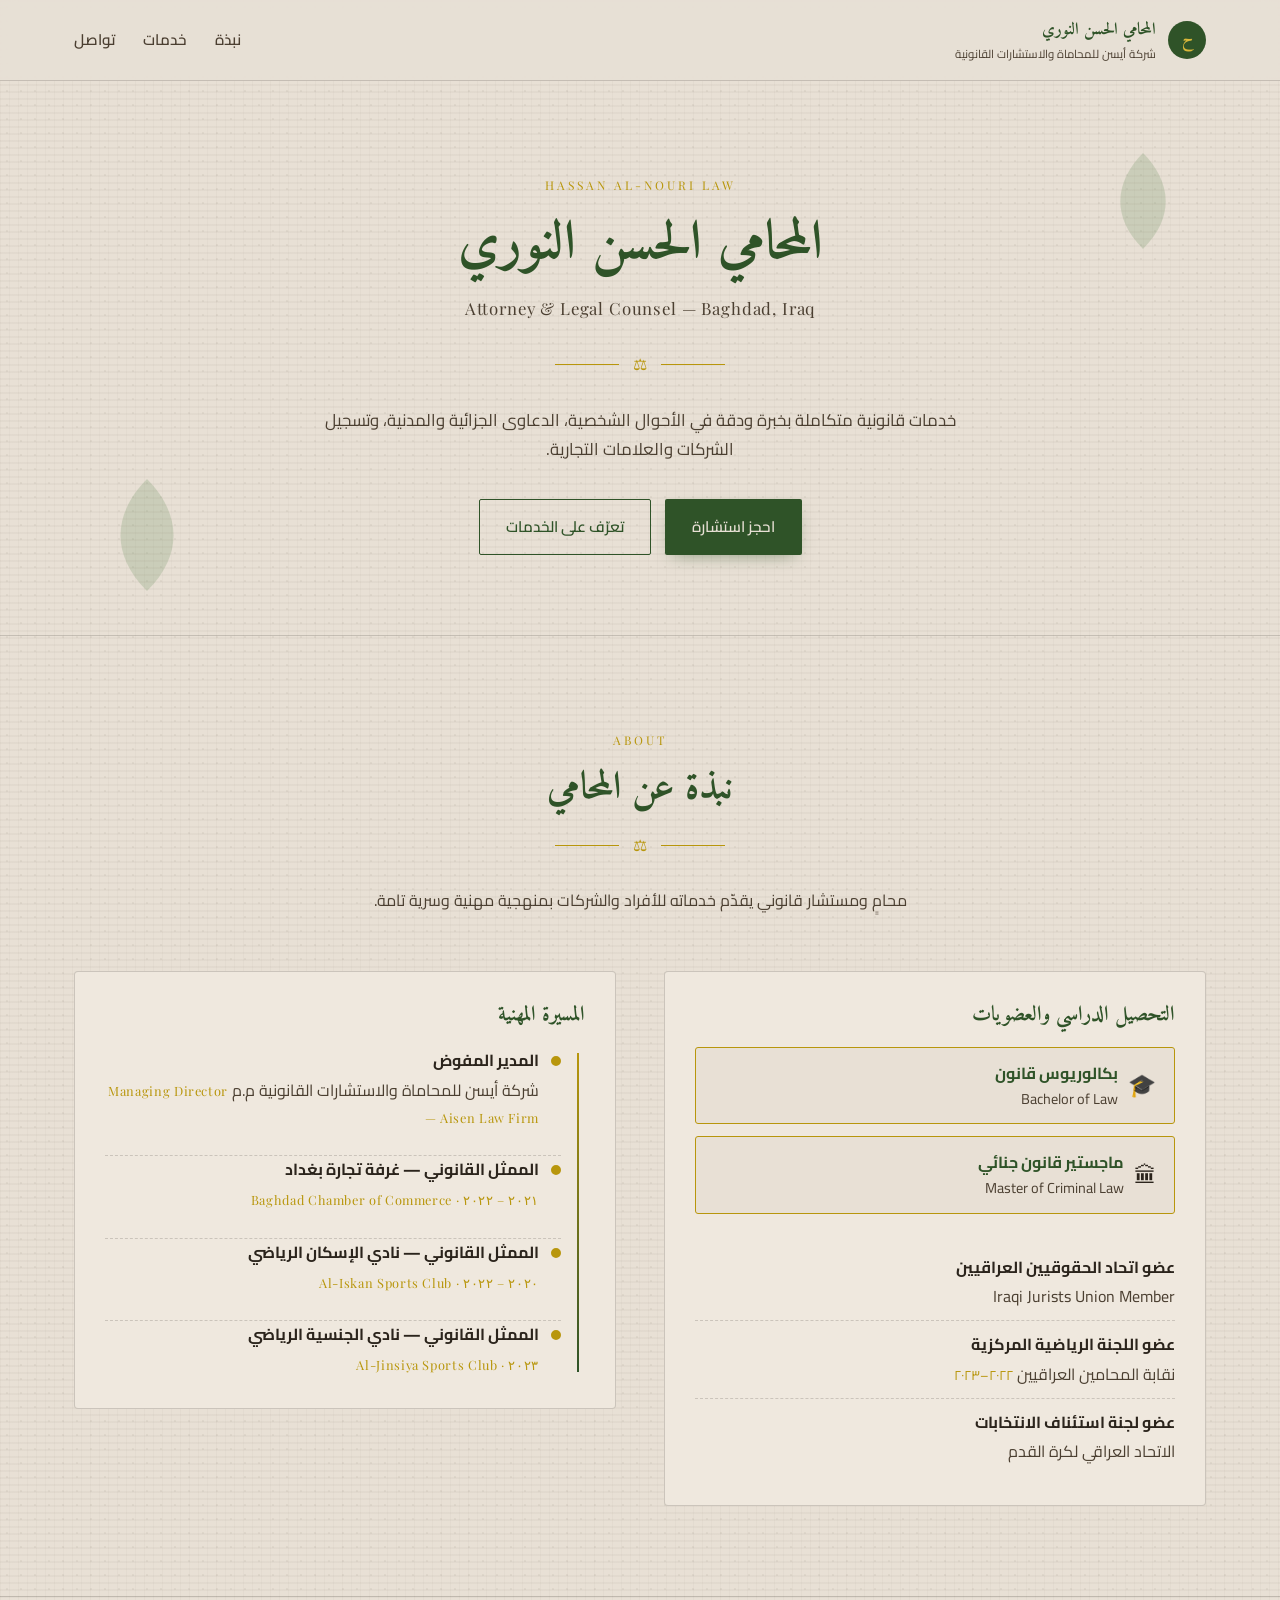
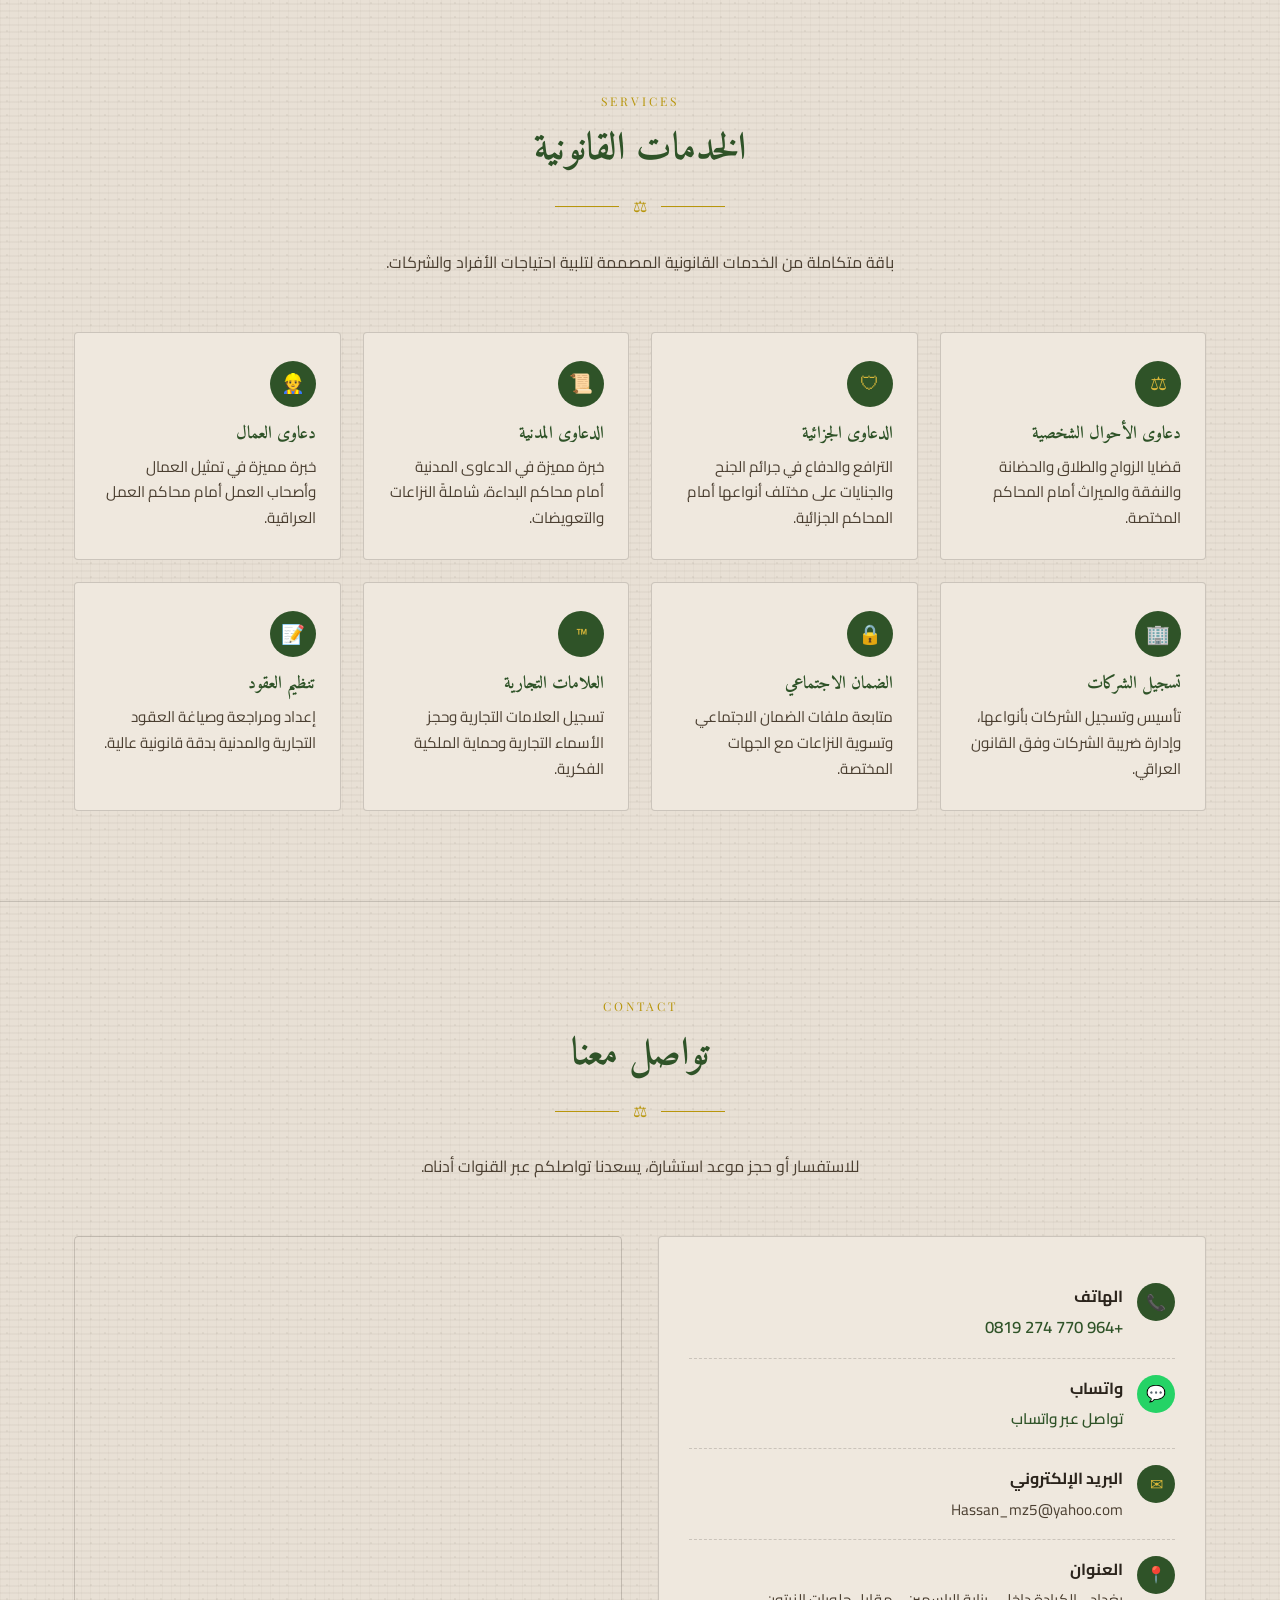
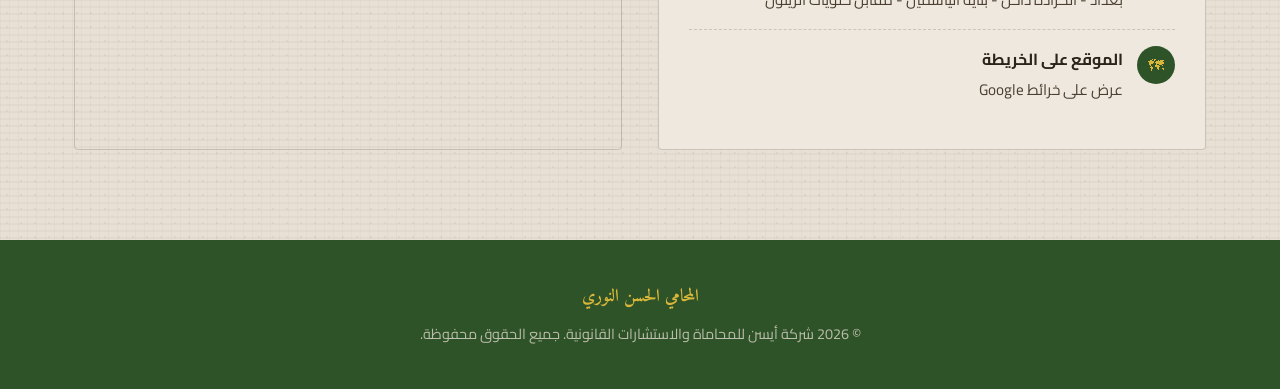
<file: index (2).html>
<!doctype html>
<html lang="ar" dir="rtl">
<head>
<meta charset="UTF-8" />
<meta name="viewport" content="width=device-width, initial-scale=1.0" />
<title>المحامي الحسن النوري | شركة أيسن للمحاماة والاستشارات القانونية</title>
<meta name="description" content="المحامي الحسن النوري - محامٍ ومستشار قانوني في بغداد. خدمات قانونية متكاملة في الأحوال الشخصية، الدعاوى الجزائية والمدنية، تسجيل الشركات والعلامات التجارية." />
<link rel="preconnect" href="https://fonts.googleapis.com" />
<link rel="preconnect" href="https://fonts.gstatic.com" crossorigin />
<link href="https://fonts.googleapis.com/css2?family=Amiri:wght@400;700&family=Cairo:wght@300;400;600;700&family=Playfair+Display:wght@400;600;700&display=swap" rel="stylesheet" />
<style>
  :root{
    --paper:#e8e0d5;
    --paper-2:#efe8de;
    --ink:#2b241c;
    --ink-soft:#4b3f31;
    --green:#4a7c3f;
    --green-deep:#2f5328;
    --gold:#b8960c;
    --gold-soft:#d9b73a;
    --line:rgba(43,36,28,.18);
  }
  *{box-sizing:border-box;margin:0;padding:0}
  html{scroll-behavior:smooth}
  body{
    font-family:'Cairo','Amiri',serif;
    background:var(--paper);
    color:var(--ink);
    line-height:1.7;
    background-image:
      radial-gradient(rgba(75,63,49,.06) 1px,transparent 1px),
      repeating-linear-gradient(180deg,rgba(75,63,49,.04) 0 2px,transparent 2px 7px),
      repeating-linear-gradient(90deg,rgba(75,63,49,.03) 0 1px,transparent 1px 9px);
    background-size:14px 14px,auto,auto;
  }
  h1,h2,h3{font-family:'Amiri','Playfair Display',serif;color:var(--green-deep);font-weight:700;line-height:1.3}
  a{color:inherit;text-decoration:none}
  .container{max-width:1180px;margin:0 auto;padding:0 24px}
  .eyebrow{font-family:'Playfair Display',serif;letter-spacing:.25em;text-transform:uppercase;font-size:.75rem;color:var(--gold);margin-bottom:14px;display:inline-block}
  .divider{display:flex;align-items:center;justify-content:center;gap:14px;margin:18px 0 28px;color:var(--gold)}
  .divider::before,.divider::after{content:"";height:1px;width:64px;background:var(--gold)}

  /* Navbar */
  .nav{position:sticky;top:0;z-index:50;background:rgba(232,224,213,.92);backdrop-filter:blur(8px);border-bottom:1px solid var(--line)}
  .nav-inner{display:flex;align-items:center;justify-content:space-between;padding:16px 24px;max-width:1180px;margin:0 auto}
  .brand{display:flex;align-items:center;gap:12px}
  .brand-mark{width:38px;height:38px;border-radius:50%;background:var(--green-deep);display:grid;place-items:center;color:var(--gold-soft);font-family:'Amiri',serif;font-weight:700}
  .brand-name{font-family:'Amiri',serif;font-weight:700;color:var(--green-deep);font-size:1.05rem}
  .brand-sub{font-size:.72rem;color:var(--ink-soft)}
  .nav-links{display:flex;gap:28px}
  .nav-links a{font-weight:600;font-size:.95rem;color:var(--ink-soft);transition:color .2s}
  .nav-links a:hover{color:var(--green-deep)}
  .nav-toggle{display:none;background:none;border:0;font-size:1.5rem;color:var(--green-deep);cursor:pointer}
  @media(max-width:760px){
    .nav-links{display:none;position:absolute;top:100%;right:0;left:0;background:var(--paper-2);flex-direction:column;padding:18px 24px;border-bottom:1px solid var(--line)}
    .nav-links.open{display:flex}
    .nav-toggle{display:block}
  }

  /* Hero */
  .hero{padding:90px 0 80px;text-align:center;position:relative;overflow:hidden}
  .hero h1{font-size:clamp(2rem,5vw,3.4rem);margin-bottom:14px}
  .hero .title-en{font-family:'Playfair Display',serif;color:var(--ink-soft);font-size:1.05rem;letter-spacing:.05em;margin-bottom:28px}
  .hero p.lede{max-width:680px;margin:0 auto 36px;color:var(--ink-soft);font-size:1.05rem}
  .cta-row{display:flex;gap:14px;justify-content:center;flex-wrap:wrap}
  .btn{display:inline-flex;align-items:center;gap:10px;padding:14px 26px;border-radius:2px;font-weight:600;font-size:.95rem;transition:transform .2s,box-shadow .2s;border:1px solid transparent;cursor:pointer;font-family:inherit}
  .btn-primary{background:var(--green-deep);color:var(--paper);box-shadow:0 6px 18px -8px rgba(47,83,40,.6)}
  .btn-primary:hover{transform:translateY(-2px);background:var(--green)}
  .btn-ghost{background:transparent;color:var(--green-deep);border-color:var(--green-deep)}
  .btn-ghost:hover{background:var(--green-deep);color:var(--paper)}
  .leaf{position:absolute;opacity:.18;color:var(--green)}
  .leaf.l{top:60px;right:6%;width:120px}
  .leaf.r{bottom:30px;left:6%;width:140px;transform:scaleX(-1)}

  /* Sections */
  section{padding:90px 0;border-top:1px solid var(--line)}
  .section-head{text-align:center;margin-bottom:56px}
  .section-head h2{font-size:clamp(1.7rem,3.4vw,2.4rem)}
  .section-head .sub{color:var(--ink-soft);max-width:640px;margin:10px auto 0}

  /* About */
  .about-grid{display:grid;grid-template-columns:1fr 1fr;gap:48px;align-items:start}
  @media(max-width:820px){.about-grid{grid-template-columns:1fr}}
  .about-card{background:var(--paper-2);border:1px solid var(--line);padding:30px;border-radius:4px}
  .about-card h3{margin-bottom:18px;font-size:1.3rem}
  .about-card ul{list-style:none}
  .about-card li{padding:10px 0;border-bottom:1px dashed var(--line);color:var(--ink-soft)}
  .about-card li:last-child{border-bottom:0}
  .about-card li strong{color:var(--ink);display:block;font-weight:700;margin-bottom:2px}
  /* Timeline */
  .timeline{list-style:none;position:relative;padding-right:24px}
  .timeline::before{content:"";position:absolute;right:6px;top:6px;bottom:6px;width:2px;background:linear-gradient(to bottom,var(--gold),var(--green-deep))}
  .timeline li{position:relative;padding:0 22px 24px 0;color:var(--ink-soft)}
  .timeline li:last-child{padding-bottom:0}
  .timeline li::before{content:"";position:absolute;right:-2px;top:7px;width:10px;height:10px;border-radius:50%;background:var(--gold);border:2px solid var(--paper-2)}
  .timeline li strong{color:var(--ink);display:block;font-weight:700;margin-bottom:3px}
  .timeline li .yr{font-size:.8rem;color:var(--gold);font-family:'Playfair Display',serif;letter-spacing:.05em}
  .edu-badge{display:inline-flex;align-items:center;gap:10px;background:var(--paper);border:1px solid var(--gold);padding:12px 18px;border-radius:3px;margin-bottom:12px;width:100%}
  .edu-badge .deg{font-weight:700;color:var(--green-deep)}
  .edu-badge .field{color:var(--ink-soft);font-size:.9rem}

  /* Services */
  .services-grid{display:grid;grid-template-columns:repeat(auto-fit,minmax(250px,1fr));gap:22px}
  .svc{background:var(--paper-2);border:1px solid var(--line);padding:28px 24px;border-radius:4px;transition:transform .25s,box-shadow .25s}
  .svc:hover{transform:translateY(-4px);box-shadow:0 12px 30px -16px rgba(43,36,28,.25);border-color:var(--gold)}
  .svc-icon{width:46px;height:46px;border-radius:50%;background:var(--green-deep);color:var(--gold-soft);display:grid;place-items:center;margin-bottom:16px;font-size:1.2rem}
  .svc h3{font-size:1.1rem;margin-bottom:8px}
  .svc p{color:var(--ink-soft);font-size:.95rem}

  /* Contact */
  .contact-grid{display:grid;grid-template-columns:1fr 1fr;gap:36px}
  @media(max-width:820px){.contact-grid{grid-template-columns:1fr}}
  .info-list{background:var(--paper-2);border:1px solid var(--line);padding:30px;border-radius:4px}
  .info-item{display:flex;gap:14px;padding:16px 0;border-bottom:1px dashed var(--line)}
  .info-item:last-child{border-bottom:0}
  .info-item .ic{width:38px;height:38px;flex-shrink:0;background:var(--green-deep);color:var(--gold-soft);border-radius:50%;display:grid;place-items:center}
  .info-item strong{display:block;color:var(--ink);margin-bottom:3px}
  .info-item span{color:var(--ink-soft);font-size:.95rem}
  .map-wrap{border:1px solid var(--line);border-radius:4px;overflow:hidden;min-height:340px}
  .map-wrap iframe{width:100%;height:100%;min-height:340px;border:0;display:block}

  /* Footer */
  footer{background:var(--green-deep);color:var(--paper);padding:42px 0;text-align:center}
  footer .brand-name{color:var(--gold-soft)}
  footer p{color:rgba(232,224,213,.75);font-size:.9rem;margin-top:10px}

  /* Reveal */
  .reveal{opacity:0;transform:translateY(24px);transition:opacity .8s ease,transform .8s ease}
  .reveal.in{opacity:1;transform:none}
</style>
</head>
<body>

<nav class="nav">
  <div class="nav-inner">
    <div class="brand">
      <div class="brand-mark">ح</div>
      <div>
        <div class="brand-name">المحامي الحسن النوري</div>
        <div class="brand-sub">شركة أيسن للمحاماة والاستشارات القانونية</div>
      </div>
    </div>
    <div class="nav-links" id="navLinks">
      <a href="#about">نبذة</a>
      <a href="#services">خدمات</a>
      <a href="#contact">تواصل</a>
    </div>
    <button class="nav-toggle" aria-label="Menu" onclick="document.getElementById('navLinks').classList.toggle('open')">☰</button>
  </div>
</nav>

<header class="hero">
  <svg class="leaf l" viewBox="0 0 100 100" fill="currentColor"><path d="M50 10 C70 30 80 60 50 90 C20 60 30 30 50 10 Z"/></svg>
  <svg class="leaf r" viewBox="0 0 100 100" fill="currentColor"><path d="M50 10 C70 30 80 60 50 90 C20 60 30 30 50 10 Z"/></svg>
  <div class="container reveal">
    <span class="eyebrow">Hassan Al-Nouri Law</span>
    <h1>المحامي الحسن النوري</h1>
    <div class="title-en">Attorney &amp; Legal Counsel — Baghdad, Iraq</div>
    <div class="divider">⚖</div>
    <p class="lede">خدمات قانونية متكاملة بخبرة ودقة في الأحوال الشخصية، الدعاوى الجزائية والمدنية، وتسجيل الشركات والعلامات التجارية.</p>
    <div class="cta-row">
      <a class="btn btn-primary" href="#contact">احجز استشارة</a>
      <a class="btn btn-ghost" href="#services">تعرّف على الخدمات</a>
    </div>
  </div>
</header>

<section id="about">
  <div class="container">
    <div class="section-head reveal">
      <span class="eyebrow">About</span>
      <h2>نبذة عن المحامي</h2>
      <div class="divider">⚖</div>
      <p class="sub">محامٍ ومستشار قانوني يقدّم خدماته للأفراد والشركات بمنهجية مهنية وسرية تامة.</p>
    </div>
    <div class="about-grid">
      <div class="about-card reveal">
        <h3>التحصيل الدراسي والعضويات</h3>
        <div class="edu-badge">
          <span style="font-size:1.4rem">🎓</span>
          <div><div class="deg">بكالوريوس قانون</div><div class="field">Bachelor of Law</div></div>
        </div>
        <div class="edu-badge">
          <span style="font-size:1.4rem">🏛</span>
          <div><div class="deg">ماجستير قانون جنائي</div><div class="field">Master of Criminal Law</div></div>
        </div>
        <ul style="margin-top:18px">
          <li><strong>عضو اتحاد الحقوقيين العراقيين</strong>Iraqi Jurists Union Member</li>
          <li><strong>عضو اللجنة الرياضية المركزية</strong>نقابة المحامين العراقيين <span style="color:var(--gold);font-size:.85rem">٢٠٢٢–٢٠٢٣</span></li>
          <li><strong>عضو لجنة استئناف الانتخابات</strong>الاتحاد العراقي لكرة القدم</li>
        </ul>
      </div>
      <div class="about-card reveal">
        <h3>المسيرة المهنية</h3>
        <ul class="timeline">
          <li>
            <strong>المدير المفوض</strong>
            شركة أيسن للمحاماة والاستشارات القانونية م.م
            <span class="yr">Managing Director — Aisen Law Firm</span>
          </li>
          <li>
            <strong>الممثل القانوني — غرفة تجارة بغداد</strong>
            <span class="yr">٢٠٢١ – ٢٠٢٢ · Baghdad Chamber of Commerce</span>
          </li>
          <li>
            <strong>الممثل القانوني — نادي الإسكان الرياضي</strong>
            <span class="yr">٢٠٢٠ – ٢٠٢٢ · Al-Iskan Sports Club</span>
          </li>
          <li>
            <strong>الممثل القانوني — نادي الجنسية الرياضي</strong>
            <span class="yr">٢٠٢٣ · Al-Jinsiya Sports Club</span>
          </li>
        </ul>
      </div>
    </div>
  </div>
</section>

<section id="services">
  <div class="container">
    <div class="section-head reveal">
      <span class="eyebrow">Services</span>
      <h2>الخدمات القانونية</h2>
      <div class="divider">⚖</div>
      <p class="sub">باقة متكاملة من الخدمات القانونية المصممة لتلبية احتياجات الأفراد والشركات.</p>
    </div>
    <div class="services-grid">
      <div class="svc reveal"><div class="svc-icon">⚖</div><h3>دعاوى الأحوال الشخصية</h3><p>قضايا الزواج والطلاق والحضانة والنفقة والميراث أمام المحاكم المختصة.</p></div>
      <div class="svc reveal"><div class="svc-icon">🛡</div><h3>الدعاوى الجزائية</h3><p>الترافع والدفاع في جرائم الجنح والجنايات على مختلف أنواعها أمام المحاكم الجزائية.</p></div>
      <div class="svc reveal"><div class="svc-icon">📜</div><h3>الدعاوى المدنية</h3><p>خبرة مميزة في الدعاوى المدنية أمام محاكم البداءة، شاملةً النزاعات والتعويضات.</p></div>
      <div class="svc reveal"><div class="svc-icon">👷</div><h3>دعاوى العمال</h3><p>خبرة مميزة في تمثيل العمال وأصحاب العمل أمام محاكم العمل العراقية.</p></div>
      <div class="svc reveal"><div class="svc-icon">🏢</div><h3>تسجيل الشركات</h3><p>تأسيس وتسجيل الشركات بأنواعها، وإدارة ضريبة الشركات وفق القانون العراقي.</p></div>
      <div class="svc reveal"><div class="svc-icon">🔒</div><h3>الضمان الاجتماعي</h3><p>متابعة ملفات الضمان الاجتماعي وتسوية النزاعات مع الجهات المختصة.</p></div>
      <div class="svc reveal"><div class="svc-icon">™</div><h3>العلامات التجارية</h3><p>تسجيل العلامات التجارية وحجز الأسماء التجارية وحماية الملكية الفكرية.</p></div>
      <div class="svc reveal"><div class="svc-icon">📝</div><h3>تنظيم العقود</h3><p>إعداد ومراجعة وصياغة العقود التجارية والمدنية بدقة قانونية عالية.</p></div>
    </div>
  </div>
</section>

<section id="contact">
  <div class="container">
    <div class="section-head reveal">
      <span class="eyebrow">Contact</span>
      <h2>تواصل معنا</h2>
      <div class="divider">⚖</div>
      <p class="sub">للاستفسار أو حجز موعد استشارة، يسعدنا تواصلكم عبر القنوات أدناه.</p>
    </div>
    <div class="contact-grid">
      <div class="info-list reveal">
        <div class="info-item"><div class="ic">📞</div><div><strong>الهاتف</strong><span><a href="tel:+9647702740819" style="color:var(--green-deep);font-weight:600;font-size:1.05rem">+964 770 274 0819</a></span></div></div>
        <div class="info-item"><div class="ic" style="background:#25D366">💬</div><div><strong>واتساب</strong><span><a href="https://wa.me/9647702740819" target="_blank" rel="noopener" style="color:var(--green-deep);font-weight:600">تواصل عبر واتساب</a></span></div></div>
        <div class="info-item"><div class="ic">✉</div><div><strong>البريد الإلكتروني</strong><span><a href="mailto:Hassan_mz5@yahoo.com">Hassan_mz5@yahoo.com</a></span></div></div>
        <div class="info-item"><div class="ic">📍</div><div><strong>العنوان</strong><span>بغداد - الكرادة داخل - بناية الياسمين - مقابل حلويات الزيتون</span></div></div>
        <div class="info-item"><div class="ic">🗺</div><div><strong>الموقع على الخريطة</strong><span><a href="https://maps.google.com/?q=33.309814,44.424343" target="_blank" rel="noopener">عرض على خرائط Google</a></span></div></div>
      </div>
      <div class="map-wrap reveal">
        <iframe loading="lazy" src="https://www.google.com/maps?q=33.309814,44.424343&hl=ar&z=16&output=embed" title="موقع المكتب"></iframe>
      </div>
    </div>
  </div>
</section>

<footer>
  <div class="container">
    <div class="brand-name" style="font-size:1.1rem">المحامي الحسن النوري</div>
    <p>© <span id="yr"></span> شركة أيسن للمحاماة والاستشارات القانونية. جميع الحقوق محفوظة.</p>
  </div>
</footer>

<script>
  document.getElementById('yr').textContent = new Date().getFullYear();
  document.querySelectorAll('#navLinks a').forEach(a=>a.addEventListener('click',()=>document.getElementById('navLinks').classList.remove('open')));
  const io = new IntersectionObserver(es=>es.forEach(e=>{if(e.isIntersecting){e.target.classList.add('in');io.unobserve(e.target)}}),{threshold:.12});
  document.querySelectorAll('.reveal').forEach(el=>io.observe(el));
</script>
</body>
</html>
</file>
